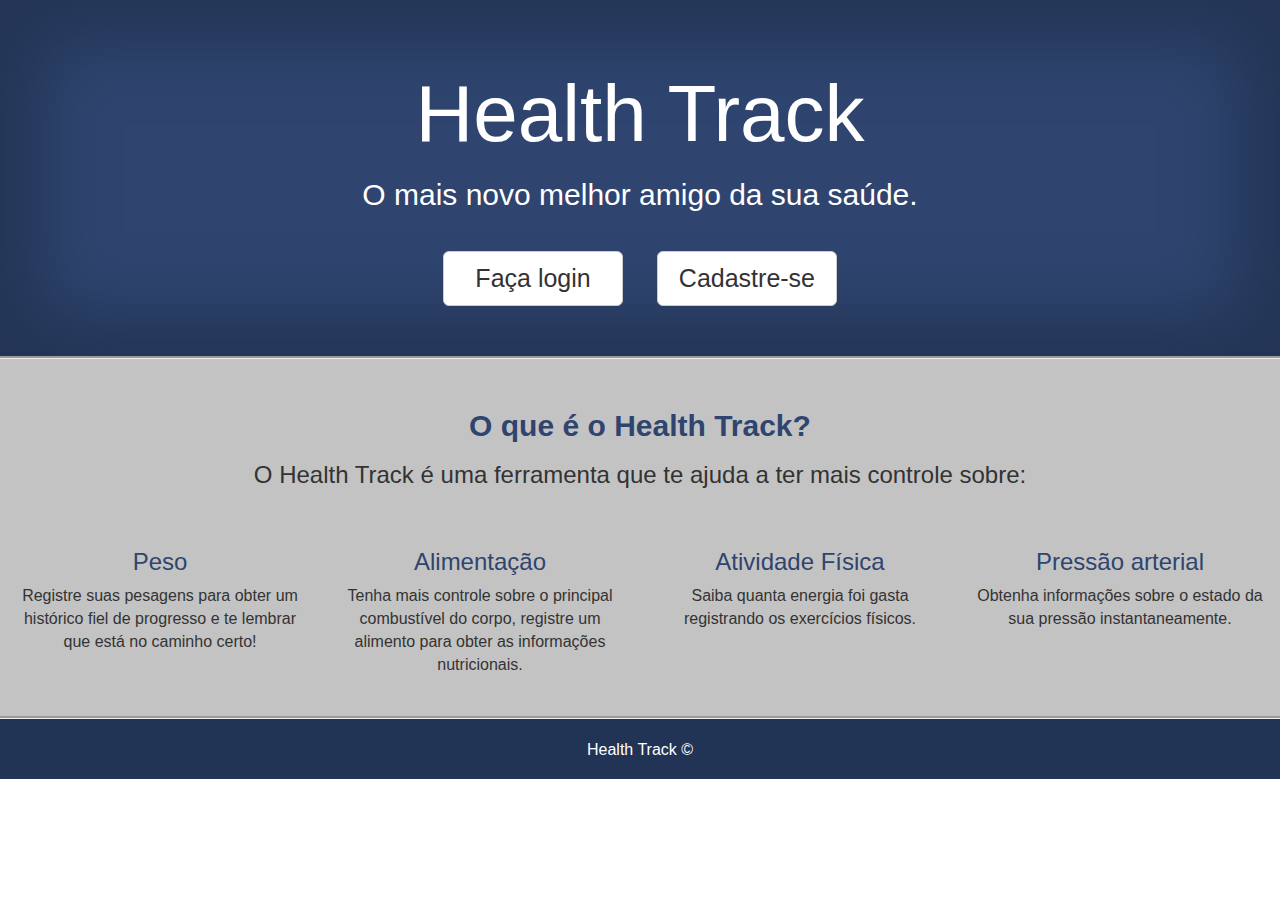
<file: index.html>
<!DOCTYPE html>
<html lang="pt-br">

<head>
    <title>Health Track</title>
    <meta charset="utf-8">
    <meta name="viewport" content="width=device-width, initial-scale=1">
    <link rel="stylesheet" href="css/bootstrap.min.css">
    <link rel="stylesheet" href="css/style.css">
    <link rel="stylesheet" href="https://use.fontawesome.com/releases/v5.0.13/css/all.css" integrity="sha384-DNOHZ68U8hZfKXOrtjWvjxusGo9WQnrNx2sqG0tfsghAvtVlRW3tvkXWZh58N9jp" crossorigin="anonymous">

</head>

<body>

    <header>
        <div class="container-fluid bg-1 text-center">

            <i class="fas fa-heartbeat fa-10x"></i>

            <h1 class="main-title">Health Track</h1>
            <h2 class="main-subtitle">O mais novo melhor amigo da sua saúde.</h2>


            <div class="modals">

                <button type="button" class="btn btn-default btn-lg login" data-toggle="modal" data-target="#login">Faça login</button>

                <button type="button" class="btn btn-default btn-lg signup" data-toggle="modal" data-target="#signup">Cadastre-se</button>

                <div class="modal fade" id="login" role="dialog">
                    <div class="modal-dialog">
                        <div class="modal-content">

                            <div class="modal-header">
                                <button type="button" class="close" data-dismiss="modal">&times;</button>
                                <h4 class="modal-title">Login</h4>
                            </div>

                            <div class="modal-body">
                                <!-- Login form inside modal-->
                                <form class="form-horizontal" action="">
                                    <div class="form-group">
                                        <label class="control-label col-sm-3" for="email"><i class="fas fa-at fa-1x"></i> Email</label>
                                        <div class="col-sm-7">
                                            <input type="email" class="form-control" id="email" placeholder="Digite seu email" required>
                                        </div>
                                        
                                    </div>
                                    <div class="form-group">
                                        <label class="control-label col-sm-3" for="psswd"><i class="fas fa-key fa-1x"></i> Senha</label>
                                        <div class="col-sm-7">
                                            <input type="password" class="form-control" id="psswd" placeholder="Digite sua senha" required>
                                        </div>
                                    </div>
                                </form>
                                <a href="dashboard.html" class="btn btn-default" role="button">Entrar</a>
                            </div>

                            <div class="modal-footer">
                                <a href="#" class="forgot-password">Esqueci minha senha</a>
                            </div>
                        </div>
                    </div>
                </div>




                <div class="modal fade" id="signup" role="dialog">
                    <div class="modal-dialog ">
                        <div class="modal-content">

                            <div class="modal-header">
                                <button type="button" class="close" data-dismiss="modal">&times;</button>
                                <h4 class="modal-title">Cadastro</h4>
                            </div>


                            <div class="modal-body">
                                <!-- Login form inside modal-->
                                <form class="form-horizontal" action="">
                                    <div class="form-group">
                                        <label class="control-label col-sm-4" for="name">Nome completo</label>
                                        <div class="col-sm-7">
                                            <input type="text" class="form-control" id="name" required>
                                        </div>
                                    </div>

                                    <div class="form-group">
                                        <label class="control-label col-sm-4" for="birthday">Data de nascimento</label>
                                        <div class="col-sm-7">
                                            <input type="date" class="form-control" id="birthday" required>
                                        </div>
                                    </div>

                                    <div class="form-group gender">
                                        <label class="control-label col-sm-4" for="gender">Gênero</label>
                                        <div class="col-sm-7">
                                            <label class="radio-inline"><input type="radio"  name="gender" id="gender" value="female">Feminino</label>
                                            <label class="radio-inline"><input type="radio" name="gender" id="gender" value="male"> Masculino</label>
                                        </div>
                                    </div>

                                    <div class="form-group uheight">
                                        <label class="control-label col-sm-4" for="height">Altura</label>
                                        <div class="col-sm-7">
                                            <input type="number" name="height" id="height" min="1.3" max="3" step=".01" required>
                                        </div>
                                    </div>



                                    <div class="form-group">
                                        <label class="control-label col-sm-4" for="email">Email</label>
                                        <div class="col-sm-7">
                                            <input type="email" class="form-control" id="email" required>
                                        </div>
                                    </div>


                                    <div class="form-group">
                                        <label class="control-label col-sm-4" for="psswd">Senha</label>
                                        <div class="col-sm-7">
                                            <input type="password" class="form-control" id="psswd" required>
                                        </div>
                                    </div>

                                    <div class="form-group">
                                        <label class="control-label col-sm-4" for="psswd">Confirme sua senha</label>
                                        <div class="col-sm-7">
                                            <input type="password" class="form-control" id="psswd" required>
                                        </div>
                                    </div>

                                </form>
                                <a href="dashboard.html" class="btn btn-default" role="button">Cadastrar</a>
                            </div>

                            <div class="modal-footer">
                            </div>
                        </div>
                    </div>
                </div>


            </div>

        </div>
    </header>

    <main>
        <div class="container-fluid bg-2 text-center">
            <h2>O que é o Health Track?</h2>
            <h3>O Health Track é uma ferramenta que te ajuda a ter mais controle sobre: </h3>

            <div class="row">
                <div class="col-sm-3 peso">
                    <i class="fas fa-weight fa-10x"></i>
                    <h3>Peso</h3>
                    <p>Registre suas pesagens para obter um histórico fiel de progresso e te lembrar que está no caminho certo!</p>
                </div>

                <div class="col-sm-3 alimentacao">
                    <i class="fas fa-utensils fa-10x"></i>
                    <h3>Alimentação</h3>
                    <p>Tenha mais controle sobre o principal combustível do corpo, registre um alimento para obter as informações nutricionais.</p>
                </div>

                <div class="col-sm-3 atividade">
                    <i class="fas fa-dumbbell fa-10x"></i>
                    <h3>Atividade Física</h3>
                    <p>Saiba quanta energia foi gasta registrando os exercícios físicos.</p>
                </div>

                <div class="col-sm-3 pressao">
                    <i class="fas fa-file-medical-alt fa-10x"></i>
                    <h3>Pressão arterial</h3>
                    <p>Obtenha informações sobre o estado da sua pressão instantaneamente.</p>
                </div>
            </div>
        </div>

    </main>

    <footer>
        <div class="container-fluid text-center bg-1">
            <p>Health Track &copy;</p>
        </div>
    </footer>


    <script src="js/jquery.js"></script>
    <script src="js/bootstrap.min.js"></script>
</body>

</html>
</file>
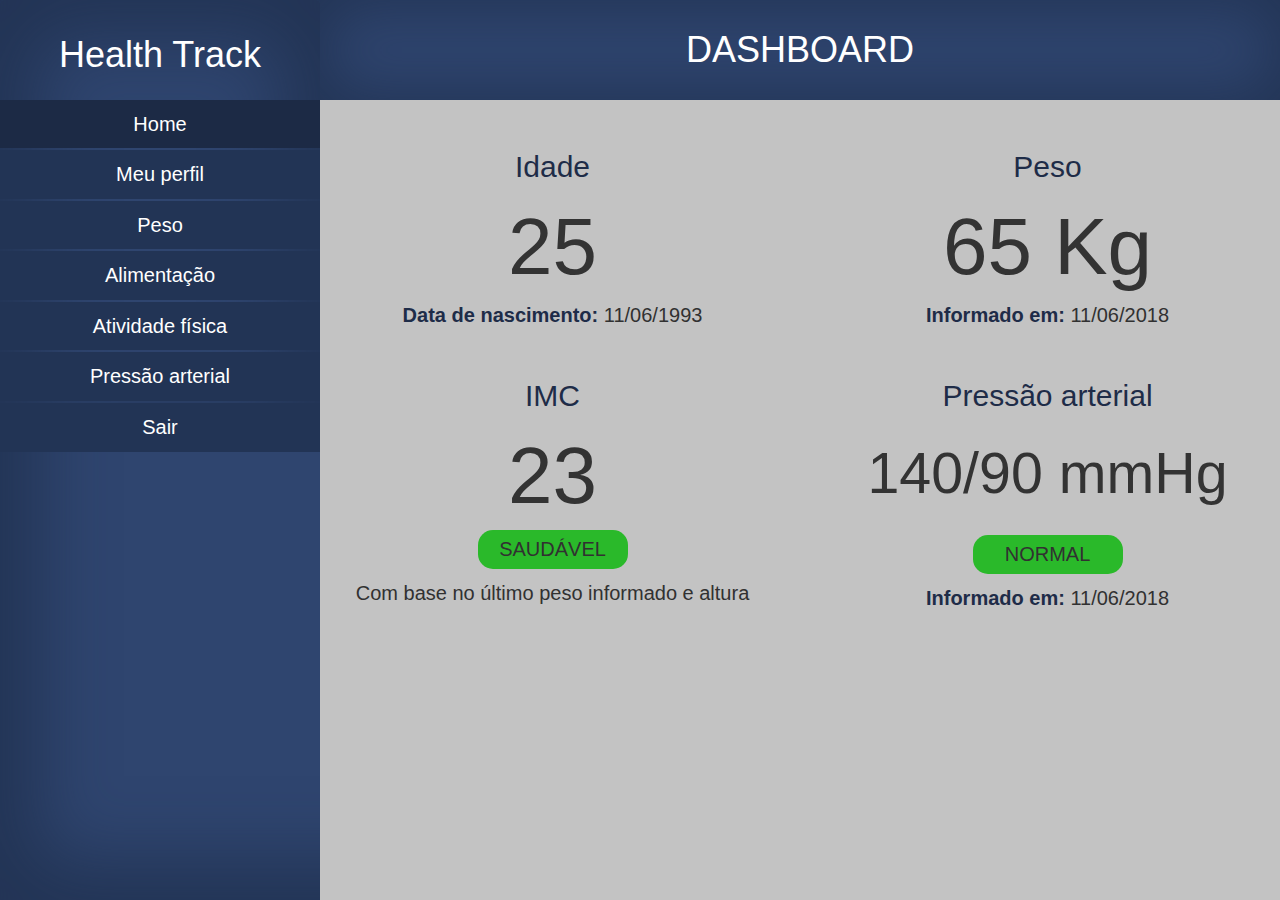
<file: dashboard.html>
<!DOCTYPE html>
<html lang="pt-br">

<head>
    <title>Health Track</title>
    <meta charset="utf-8">
    <meta name="viewport" content="width=device-width, initial-scale=1">
    <link rel="stylesheet" href="css/bootstrap.min.css">
    <link rel="stylesheet" href="css/dashboard-style.css">
    <link rel="stylesheet" href="https://use.fontawesome.com/releases/v5.0.13/css/all.css" integrity="sha384-DNOHZ68U8hZfKXOrtjWvjxusGo9WQnrNx2sqG0tfsghAvtVlRW3tvkXWZh58N9jp" crossorigin="anonymous">
    <script src="js/jquery.js"></script>
    <script src="js/bootstrap.min.js"></script>
</head>

</html>


<body>
    <div class="container-fluid">
        <div class="row">
            <div class="col-sm-3 navigation-menu">
                <nav class="navbar navbar-default navbar-fixed-side">
                    <h1>Health Track</h1>
                    <!-- Beggining of the menu -->

                    <!-- Menu pills-->
                    <div class="nav nav-pills nav-stacked menu-buttons">
                        <li class="active"><a data-toggle="pill" href="#home">Home</a></li>
                        <li><a data-toggle="pill" href="#profile">Meu perfil</a></li>
                        <li><a data-toggle="pill" href="#weight">Peso</a></li>
                        <li><a data-toggle="pill" href="#diet">Alimentação</a></li>
                        <li><a data-toggle="pill" href="#exercise">Atividade física</a></li>
                        <li><a data-toggle="pill" href="#bloodpressure">Pressão arterial</a></li>
                        <li><a href="index.html">Sair</a></li>

                    </div>
                </nav>
            </div>


            <div class="col-sm-9 information-area">
                <!-- Menu toggle -->
                <div class="tab-content">

                    <!-- Dashboard tab content -->
                    <div id="home" class="tab-pane fade in active">
                        <h1><i class="fas fa-user fa-1x"></i> DASHBOARD</h1>

                        <div class="row">
                            <div class="col-sm-6 info-box">
                                <div class="center-block">

                                    <h2>Idade</h2>
                                    <div class="age-info">
                                        <h3><i class="fas fa-birthday-cake fa-1x"></i> 25</h3>
                                        <p><span>Data de nascimento:</span> 11/06/1993</p>
                                    </div>
                                </div>
                            </div>

                            <div class="col-sm-6 info-box">
                                <h2>Peso</h2>
                                <div class="weight-info">
                                    <h3><i class="fas fa-weight fa-1x"></i> 65 Kg</h3>
                                    <p><span>Informado em:</span> 11/06/2018</p>
                                </div>
                            </div>
                        </div>

                        <div class="row">
                            <div class="col-sm-6 info-box">
                                <h2>IMC</h2>
                                <div class="imc-info">
                                    <h3><i class="fas fa-calculator fa-1x"></i> 23</h3>

                                    <div class="imc-status">
                                        <p>SAUDÁVEL</p>
                                    </div>
                                    <p>Com base no último peso informado e altura</p>
                                </div>
                            </div>

                            <div class="col-sm-6 info-box">
                                <h2>Pressão arterial</h2>
                                <div class="bpressure-info">
                                    <h3><i class="fas fa-file-medical-alt fa-1x"></i> 140/90 mmHg</h3>

                                    <div class="bpressure-status">
                                        <p>NORMAL</p>
                                    </div>
                                    <p><span>Informado em:</span> 11/06/2018</p>
                                </div>
                            </div>

                        </div>

                    </div>

                    <!-- End of Dashboard tab content -->

                    <!-- Beggining of Profile tab content -->

                    <div id="profile" class="tab-pane fade">
                        <h1><i class="fas fa-address-card fa-1x"></i> Meu perfil</h1>
                        <div class="row">
                            <div class="col-sm-4 image-col">
                                <img src="images/user_image.jpg" width="184px" height="184px">
                                <p><button type="button"><i class="fas fa-edit fa-1x"></i> Editar perfil</button></p>
                            </div>

                            <div class="col-sm-8 info-col">
                                <p><span>Nome:</span> Rick Sanchez</p>
                                <p><span>Gênero:</span> Masculino</p>
                                <p><span>Data de nascimento:</span> 11/06/1993</p>
                                <p><span>Altura:</span> 1,80 m</p>
                                <p><span>Email:</span> getschwifty@gmail.com</p>
                                <p><span>Senha:</span> ***********</p>
                            </div>
                        </div>

                    </div>
                    <!-- End of Dashboard tab content -->

                    <!-- Beggining of Weight tab content -->

                    <div id="weight" class="tab-pane fade">
                        <h1><i class="fas fa-weight fa-1x"></i> Peso</h1>
                        <div class="container-fluid">
                            <div class="row">
                                <div class="col-sm-12 weight-history">
                                    <div class="add-weight">
                                        <button data-toggle="modal" data-target="#add-weight"><i class="fas fa-plus fa-1x"></i> Adicionar pesagem</button>
                                        
                                        <!-- Add weight modal -->
                                        
                                        <div class="modal fade" id="add-weight" role="dialog">
                                            <div class="modal-dialog">
                                                <div class="modal-content">

                                                    <div class="modal-header">
                                                        <button type="button" class="close" data-dismiss="modal">&times;</button>
                                                        <h4 class="modal-title">Nova pesagem</h4>
                                                    </div>

                                                    <div class="modal-body">
                                                    <!-- Form inside modal-->
                                                        <form class="form-horizontal" action="">
                                                                <div class="form-group">
                                                                    <label class="control-label col-sm-3" for="weight-number">Peso em kg</label>
                                                                    <div class="col-sm-7">
                                                                        <input type="number" class="form-control" id="weight-number">
                                                                        
                                                                    </div>
                                                                </div>
                                                                
                                                                <div class="form-group">
                                                                    <label class="control-label col-sm-3" for="weight-date">Data</label>
                                                                    <div class="col-sm-7">
                                                                        <input type="date" class="form-control" id="weight-date" placeholder="Data da pesagem">
                                                                    </div>
                                                                </div>
                                                        </form>
                                                        <a href="dashboard.html" class="btn btn-default" role="button" data-dismiss="modal">Adicionar</a>
                                                    </div>

                                                    <div class="modal-footer">
                                                    </div>
                                                </div>
                                            </div>
                                        </div>
                                     <!-- End of Add weight modal -->   
                                        
                                    </div>
                                    <h2>Histórico</h2>

                                    <div class="table-responsive">
                                        <table>
                                            <thead>
                                                <tr>
                                                    <th>Data</th>
                                                    <th>Peso</th>
                                                    <th></th>
                                                    <th></th>
                                                </tr>
                                            </thead>

                                            <tbody>
                                                <tr>
                                                    <td>11/06/2018</td>
                                                    <td>65 Kg</td>
                                                    <td><button><i class="fas fa-edit fa-1x"></i> Editar</button></td>
                                                    <td class="delete-button"><button>X</button></td>
                                                </tr>

                                                <tr>
                                                    <td>28/05/2018</td>
                                                    <td>64 Kg</td>
                                                    <td><button><i class="fas fa-edit fa-1x"></i> Editar</button></td>
                                                    <td class="delete-button"><button>X</button></td>
                                                </tr>

                                                <tr>
                                                    <td>12/05/2018</td>
                                                    <td>62 Kg</td>
                                                    <td><button><i class="fas fa-edit fa-1x"></i> Editar</button></td>
                                                    <td class="delete-button"><button>X</button></td>
                                                </tr>

                                                <tr>
                                                    <td>22/04/2018</td>
                                                    <td>67 Kg</td>
                                                    <td><button><i class="fas fa-edit fa-1x"></i> Editar</button></td>
                                                    <td class="delete-button"><button>X</button></td>
                                                </tr>
                                                <tr>
                                                    <td>15/04/2018</td>
                                                    <td>69 Kg</td>
                                                    <td><button><i class="fas fa-edit fa-1x"></i> Editar</button></td>
                                                    <td class="delete-button"><button>X</button></td>
                                                </tr>

                                                <tr>
                                                    <td>29/03/2018</td>
                                                    <td>74 Kg</td>
                                                    <td><button><i class="fas fa-edit fa-1x"></i> Editar</button></td>
                                                    <td class="delete-button"><button>X</button></td>
                                                </tr>

                                                <tr>
                                                    <td>05/03/2018</td>
                                                    <td>70 Kg</td>
                                                    <td><button><i class="fas fa-edit fa-1x"></i> Editar</button></td>
                                                    <td class="delete-button"><button>X</button></td>
                                                </tr>
                                            </tbody>
                                        </table>
                                    </div>
                                </div>
                            </div>
                        </div>
                    </div>
                    <!-- End of Weight tab content -->

                    <!-- Beggining of Diet tab content -->

                    <div id="diet" class="tab-pane fade">
                        <h1><i class="fas fa-utensils fa-1x"></i> Alimentação</h1>

                        <div class="container-fluid">
                            <div class="row">
                                <div class="col-sm-12 diet-history">
                                    <div class="calorie-counter">
                                        <table>
                                            <td><i class="fas fa-calculator fa-1x"></i> Total de calorias ingeridas:</td>
                                            <td> 803</td>
                                        </table>
                                    </div>
                                    
                                    <div class="add-food">
                                        <button data-toggle="modal" data-target="#add-food"><i class="fas fa-plus fa-1x"></i> Adicionar alimento</button>
                                        
                                        <!-- Add food modal -->
                                        
                                        <div class="modal fade" id="add-food" role="dialog">
                                            <div class="modal-dialog">
                                                <div class="modal-content">

                                                    <div class="modal-header">
                                                        <button type="button" class="close" data-dismiss="modal">&times;</button>
                                                        <h4 class="modal-title">Novo alimento</h4>
                                                    </div>

                                                    <div class="modal-body">
                                                    <!-- Form inside modal-->
                                                        <form class="form-horizontal" action="">
                                                               
                                                               <div class="form-group">
                                                                    <label class="control-label col-sm-3" for="meal-type">Tipo de refeição</label>
                                                                    <div class="col-sm-7">
                                                                        <select class="form-control" id="meal-type" name="food-type">
                                                                            <option value="breakfast">Café da manhã</option>
                                                                            <option value="morning-snack">Lanche da manhã</option>
                                                                            <option value="lunch">Almoço</option>
                                                                            <option value="afternoon-snack">Lanche da tarde</option>
                                                                            <option value="dinner">Jantar</option>
                                                                            <option value="pre-workout">Pré-treino</option>
                                                                            <option value="post-workout">Pós-treino</option>
                                                                        </select>
                                                                    </div>
                                                                </div>
                                                               
                                                                <div class="form-group">
                                                                    <label class="control-label col-sm-3" for="food-name">Nome do alimento</label>
                                                                    <div class="col-sm-7">
                                                                        <input type="text" class="form-control" id="food-name" placeholder="Ex: Banana">
                                                                        
                                                                    </div>
                                                                </div>
                                                                
                                                                <div class="form-group">
                                                                    <label class="control-label col-sm-3" for="food-amount">Quantidade</label>
                                                                    
                                                                    <div class="row">
                                                                    <div class="col-sm-2">
                                                                        <input type="number" class="form-control" id="food-amount">
                                                                    </div>
                                                                        
                                                                    <div class="col-sm-4">    
                                                                        <select class="form-control" id="food-amount-type" name="food-amount-type">
                                                                            <option value="unit">Unidade(s)</option>
                                                                            <option value="grams">Gramas</option>
                                                                            <option value="portion">Porção</option>
                                                                            <option value="tbspoon">Colher de sopa</option>
                                                                            <option value="teaspoon">Colher de chá</option>
                                                                            <option value="cup">Xícara</option>
                                                                            <option value="ml">Mililitros</option>
                                                                        </select>
                                                                        
                                                                        </div>   
                                                                    </div>
                                                                </div>
                                                                
                                                                <div class="form-group">
                                                                    <label class="control-label col-sm-3" for="kcal-amount">Calorias</label>
                                                                    <div class="col-sm-7">
                                                                        <input type="number" class="form-control" id="kcal-amount">
                                                                        
                                                                    </div>
                                                                </div>
                                                                
                                                        </form>
                                                        <a href="dashboard.html" class="btn btn-default" role="button" data-dismiss="modal">Adicionar</a>
                                                    </div>

                                                    <div class="modal-footer">
                                                    </div>
                                                </div>
                                            </div>
                                        </div>
                                     <!-- End of Add food modal -->
                                        
                                    </div>
                                    
                                    
                                    
                                    <h2>Histórico</h2>

                                    <div class="table-responsive">
                                        <table>
                                            <thead>

                                                <tr>
                                                    <th>Refeição</th>
                                                    <th>Nome</th>
                                                    <th>Quantidade</th>
                                                    <th>Valor energético</th>
                                                    <th></th>
                                                    <th></th>
                                                </tr>
                                            </thead>

                                            <tbody>
                                                <tr>
                                                    <td>Almoço</td>
                                                    <td>Salmão grelhado</td>
                                                    <td>150g</td>
                                                    <td>300 kcal</td>
                                                    <td><button><i class="fas fa-edit fa-1x"></i> Editar</button></td>
                                                    <td class="delete-button"><button>X</button></td>
                                                </tr>

                                                <tr>
                                                    <td>Almoço</td>
                                                    <td>Feijão preto</td>
                                                    <td>1 concha</td>
                                                    <td>70 kcal</td>
                                                    <td><button><i class="fas fa-edit fa-1x"></i> Editar</button></td>
                                                    <td class="delete-button"><button>X</button></td>
                                                </tr>

                                                <tr>
                                                    <td>Almoço</td>
                                                    <td>Salada</td>
                                                    <td>1 porção</td>
                                                    <td>40 kcal</td>
                                                    <td><button><i class="fas fa-edit fa-1x"></i> Editar</button></td>
                                                    <td class="delete-button"><button>X</button></td>
                                                </tr>

                                                <tr>
                                                    <td>Almoço</td>
                                                    <td>Arroz branco</td>
                                                    <td>1 concha</td>
                                                    <td>100 kcal</td>
                                                    <td><button><i class="fas fa-edit fa-1x"></i> Editar</button></td>
                                                    <td class="delete-button"><button>X</button></td>
                                                </tr>
                                                <tr>
                                                    <td>Lanche da manhã</td>
                                                    <td>Maçã</td>
                                                    <td>1 unidade</td>
                                                    <td>90 kcal</td>
                                                    <td><button><i class="fas fa-edit fa-1x"></i> Editar</button></td>
                                                    <td class="delete-button"><button>X</button></td>
                                                </tr>

                                                <tr>
                                                    <td>Café da manhã</td>
                                                    <td>Croissant de Queijo</td>
                                                    <td>1 unidade</td>
                                                    <td>200 kcal</td>
                                                    <td><button><i class="fas fa-edit fa-1x"></i> Editar</button></td>
                                                    <td class="delete-button"><button>X</button></td>
                                                </tr>

                                                <tr>
                                                    <td>Café da manhã</td>
                                                    <td>Café preto</td>
                                                    <td>1 xícara</td>
                                                    <td>3 kcal</td>
                                                    <td><button><i class="fas fa-edit fa-1x"></i> Editar</button></td>
                                                    <td class="delete-button"><button>X</button></td>
                                                </tr>
                                            </tbody>
                                        </table>
                                    </div>
                                </div>
                            </div>

                        </div>
                    </div>

                    <!-- End of Diet tab content -->

                    <!-- Beggining of Exercise tab content -->

                    <div id="exercise" class="tab-pane fade">
                        <h1><i class="fas fa-dumbbell fa-1x"></i> Atividade física</h1>

                        <div class="container-fluid">
                            <div class="row">
                                <div class="col-sm-12 exercise-history">
                                    <div class="calorie-counter">
                                        <table>
                                            <td><i class="fas fa-calculator fa-1x"></i> Total de calorias gastas:</td>
                                            <td> 500</td>
                                        </table>


                                    </div>
                                    <div class="add-exercise"><button><i class="fas fa-plus fa-1x"></i> Adicionar exercício</button></div>
                                    <h2>Histórico</h2>

                                    <div class="table-responsive">
                                        <table>
                                            <thead>

                                                <tr>
                                                    <th>Atividade</th>
                                                    <th>Duração</th>
                                                    <th>Gasto energético</th>
                                                    <th></th>
                                                    <th></th>
                                                </tr>
                                            </thead>

                                            <tbody>
                                                <tr>
                                                    <td>Corrida</td>
                                                    <td>60 min</td>
                                                    <td>200 kcal</td>
                                                    <td><button><i class="fas fa-edit fa-1x"></i> Editar</button></td>
                                                    <td class="delete-button"><button>X</button></td>
                                                </tr>

                                                <tr>
                                                    <td>Flexões</td>
                                                    <td>60 min</td>
                                                    <td>240 kcal</td>
                                                    <td><button><i class="fas fa-edit fa-1x"></i> Editar</button></td>
                                                    <td class="delete-button"><button>X</button></td>
                                                </tr>

                                                <tr>
                                                    <td>Caminhada</td>
                                                    <td>40 min</td>
                                                    <td>60 kcal</td>
                                                    <td><button><i class="fas fa-edit fa-1x"></i> Editar</button></td>
                                                    <td class="delete-button"><button>X</button></td>
                                                </tr>

                                            </tbody>
                                        </table>
                                    </div>
                                </div>
                            </div>
                        </div>

                    </div>

                    <!-- End of Exercise tab content -->

                    <!-- Beggining of Blood Pressure tab content -->

                    <div id="bloodpressure" class="tab-pane fade">
                        <h1><i class="fas fa-file-medical-alt fa-1x"></i> Pressão arterial</h1>
                        <div class="container-fluid">
                            <div class="row">
                                <div class="col-sm-12 weight-history">
                                    <div class="add-weight"><button><i class="fas fa-plus fa-1x"></i> Adicionar medição</button></div>
                                    <h2>Histórico</h2>

                                    <div class="table-responsive">
                                        <table>
                                            <thead>
                                                <tr>
                                                    <th>Data</th>
                                                    <th>Valor</th>
                                                    <th>Status</th>
                                                    <th></th>
                                                    <th></th>
                                                </tr>
                                            </thead>

                                            <tbody>
                                                <tr>
                                                    <td>11/06/2018</td>
                                                    <td>140/90 mmHg</td>
                                                    <td>Normal</td>
                                                    <td><button><i class="fas fa-edit fa-1x"></i> Editar</button></td>
                                                    <td class="delete-button"><button>X</button></td>
                                                </tr>

                                                <tr>
                                                    <td>20/05/2018</td>
                                                    <td>120/80 mmHg</td>
                                                    <td>Ideal</td>
                                                    <td><button><i class="fas fa-edit fa-1x"></i> Editar</button></td>
                                                    <td class="delete-button"><button>X</button></td>
                                                </tr>

                                                <tr>
                                                    <td>15/05/2018</td>
                                                    <td>120/80 mmHg</td>
                                                    <td>Ideal</td>
                                                    <td><button><i class="fas fa-edit fa-1x"></i> Editar</button></td>
                                                    <td class="delete-button"><button>X</button></td>
                                                </tr>

                                                <tr>
                                                    <td>06/05/2018</td>
                                                    <td>140/90 mmHg</td>
                                                    <td>Normal</td>
                                                    <td><button><i class="fas fa-edit fa-1x"></i> Editar</button></td>
                                                    <td class="delete-button"><button>X</button></td>
                                                </tr>
                                            </tbody>
                                        </table>
                                    </div>
                                </div>
                            </div>
                        </div>




                    </div>

                    <!-- End of Blood Pressure tab content -->

                </div>

            </div>
        </div>
    </div>

</body>
</file>
<file: css/style.css>
.container-fluid.bg-1 {
    background-color: #2f456f;
    background-image: url();
    color: white;
    box-shadow: inset 0px 0px 70px 40px rgba(27, 41, 69, 0.6);
}

.bg-2 {
    background-color: #c3c3c3;
}

h1.main-title {
    font-size: 80px;
}

header div.container-fluid {
    padding-top: 50px;
    padding-bottom: 50px;
    border-bottom-style: groove;
}

main div.container-fluid {
    padding-top: 30px;
    padding-bottom: 30px;
    border-bottom-style: groove;
    
}

.peso, .alimentacao, .atividade, .pressao{
    padding-top: 30px;
}

.peso h3, .alimentacao h3, .atividade h3, .pressao h3{
    color: #2f456f;
}

.glyphicon-plus{
    font-size: 100px;
}


.login, .signup{
    width: 180px;
    margin-right: 15px;
    margin-left: 15px;
    margin-top: 30px;
    font-size: 25px;
}

.modal-body a{
    color: white !important;
    text-decoration: none;
    background-color: #1e2c48 !important;
    font-size: 15pt;
    padding-right: 25px;
    padding-left: 25px;
}

.modal-body a:hover{
    color: #1e2c48 !important;
    text-decoration: none;
    background-color: white!important;
}

button:hover{
    background-color: #1e2c48 !important;
    color: white !important;
    border: none;
}

footer div.container-fluid {
    height: 60px;
    padding: 20px;
}

.bg-2 h2 {
    font-weight: bold;
    color: #2f456f;
}

p {
    font-size: 12pt;
}

.modal-dialog {
    color: black;
    padding-top: 150px;
}

.modal-header {
    border-bottom: none;
    background-color: #2f456f;
    box-shadow: inset 0px 0px 20px 80px rgba(27, 41, 69, 0.7);
}

.modal-footer {
    padding: 10px;
    background-color: #2f456f;
    box-shadow: inset 0px 0px 20px 80px rgba(27, 41, 69, 0.7);
    text-align: center;
}

.modal-footer a {
    color: #fff;
}


.gender, .uheight{
    text-align: left;
    
}


.fa-heartbeat {
    font-size: 15em;
}

.modal-title {
    color: #fff;
    font-size: 20pt;
}
</file>
<file: css/dashboard-style.css>
body {
    background-color: #2f456f;
    box-shadow: inset 0px 0px 70px 40px rgba(27, 41, 69, 0.6);
}

.navbar{
    background-color: #2f456f;
    color: white;
    box-shadow: inset 0px 0px 70px 40px rgba(27, 41, 69, 0.6);
    border: none;
    
}

.col-sm-3 {
    padding-right: 0px;
    padding-left: 0px;
    margin-bottom: -20px;
}

.information-area {
    background-color: #c3c3c3;
    height: 100vh;
    padding: 0px;
}

.navigation-menu h1 {
    text-align: center;
    padding: 15px;
}

.menu-buttons a{
    background-color: #2f456f;
    color: white;
    font-size: 15pt;
    width: inherit;
    margin-left: -15px;
    margin-right: -15px;
    text-align: center;
    box-shadow: inset 0px 0px 70px 40px rgba(27, 41, 69, 0.6);
}

.menu-buttons .active a{
    background-color: #1e2c48 !important;
    color: white !important; 
}

.menu-buttons a:hover{
    background-color: #1e2c48 !important;
    color: white !important;
}

.information-area h1{
    color: #1e2c48;
    text-align: center;
    padding: 10px;
    margin-bottom: 5px;
}

.information-area p{
    color: #313131;
}

.welcome-mssg {
    color: #313131;
    margin-top: 30px;
    text-align: center;
}

.info-box {
    margin-top: 0px;
    margin-bottom: 20px;
    
}

.info-box h2 {
    color: #1e2c48;
    text-align: center;
}

.age-info h3, .weight-info h3, .imc-info h3{
    font-size: 60pt;
    text-align: center;
}

.age-info p, .weight-info p, .bpressure-info p {
    font-size: 15pt;
    text-align: center;
    margin-top: 10px;
}

.imc-info p{
    position: relative;
    font-size: 15pt;
    margin-bottom: 0px;
    margin-top: 10px;
    text-align: center;
}

.imc-status p, .bpressure-status p{
    text-align: center;
    width: 150px;
    color: #313131;
    background-color: #2ab92a;
    padding: 5px;
    border-radius: 15px;
    font-size: 15pt;
    margin: auto;
}

.bpressure-info h3 {
    font-size: 43pt;
    text-align: center;
    margin-top: 30px;
    margin-bottom: 30px;
}

span {
    font-weight: bold;
    color: #1e2c48;
}

.image-col {
    text-align: center;
    margin-top: 10px;
}

.info-col {
    text-align: left;
    margin-top: 10px;
}

.image-col button {
    color: white;
    background-color: #1e2c48;
    border: none;
    padding: 8px;
    font-size: 13pt;
    margin-top: 10px
}

.image-col button:hover {
    color: #1e2c48;
    background-color: #ffffff;
    border: none;
}


.info-col p {
    font-size: 18pt;
    padding-bottom: 10px;
}


.weight-history table, .exercise-history table {
    width: 60%;
    margin: auto;
    font-size: 15pt;
    border:  !important;
}

.weight-history td, th, .exercise-history td,th {
    padding: 10px;
    text-align: center
    
}

.weight-history th, .exercise-history th {
    background-color: #1e2c48;
    color: white;
    font-weight: 400;
}

.weight-history td, .exercise-history td {
    background-color: #4c5871;
    color: white;
    font-weight: 400;
    
}

.table-responsive button{
    color: #1e2c48;
    background-color: #b2aaaa;
    border: none;
    width: 90%
}

.table-responsive button:hover{
    color: #fff;
    background-color: #1e2c48;
    border: none;
    width: 90%;
}

.delete-button button{
    background-color: #9a0e0e;
    color: #fff;
}

.delete-button button:hover{
    background-color: red;
}



.weight-history h2, .diet-history h2, .exercise-history h2 {
    text-align: center;
    color: #1e2c48;
    font-size: 22pt;
    margin-bottom: 20px;
    margin-top: 10px;
}

.add-weight>button, .add-food>button, .add-exercise>button {
    background-color: #358d20;
    color: white;
    border: none;

    text-align: center;
    width: 25%;
    font-size: 15pt;
    padding: 10px;
}

.add-weight>button:hover, .add-food button:hover, .add-exercise button:hover {
    background-color: #1d5211;
}

.add-weight, .add-food, .add-exercise {
    margin-top: 10px;
    margin-bottom: 30px;
    width: 100%;
    text-align: center;
}


.diet-history table {
    width: 100%;
    margin: auto;
    font-size: 15pt;
    border: none !important;
}

.diet-history td, th {
    padding: 10px;
    text-align: center
    
}

.diet-history th {
    background-color: #1e2c48;
    color: white;
    font-weight: 400;
}

.diet-history td {
    background-color: #4c5871;
    color: white;
    font-weight: 400;
    
}

.calorie-counter table {
    width: 40%;
    margin: auto;
    margin-bottom: 20px;
}

.calorie-counter td {
    background-color: #1e2c48;
    padding: 10px;
    margin: 0px;
    text-align: center;
}

#home h1, #profile h1, #weight h1, #diet h1, #exercise h1, #bloodpressure h1 {
    background-color: #2f456f;
    color: white;
    box-shadow: inset 0px 0px 60px 10px rgba(27, 41, 69, 0.6);
    margin-top: 0;
    padding: 30px;
    margin-bottom: 30px;

}


.modal-dialog {
    padding-top: 150px;
}

.modal-header {
    border-bottom: none;
    background-color: #2f456f;
    box-shadow: inset 0px 0px 20px 80px rgba(27, 41, 69, 0.7);
}

.modal-footer {
    padding: 10px;
    background-color: #2f456f;
    box-shadow: inset 0px 0px 20px 80px rgba(27, 41, 69, 0.7);
    text-align: center;
}

.modal-title {
    color: #fff;
    font-size: 20pt;
}

.modal-body a{
    color: white !important;
    text-decoration: none;
    background-color: #1e2c48 !important;
    font-size: 15pt;
    padding-right: 25px;
    padding-left: 25px;
}

.modal-body a:hover{
    color: #1e2c48 !important;
    text-decoration: none;
    background-color: white!important;
}

input[type=number] {
    width: 30%
}

.col-sm-2 input {
    width: 90px;
}
</file>
